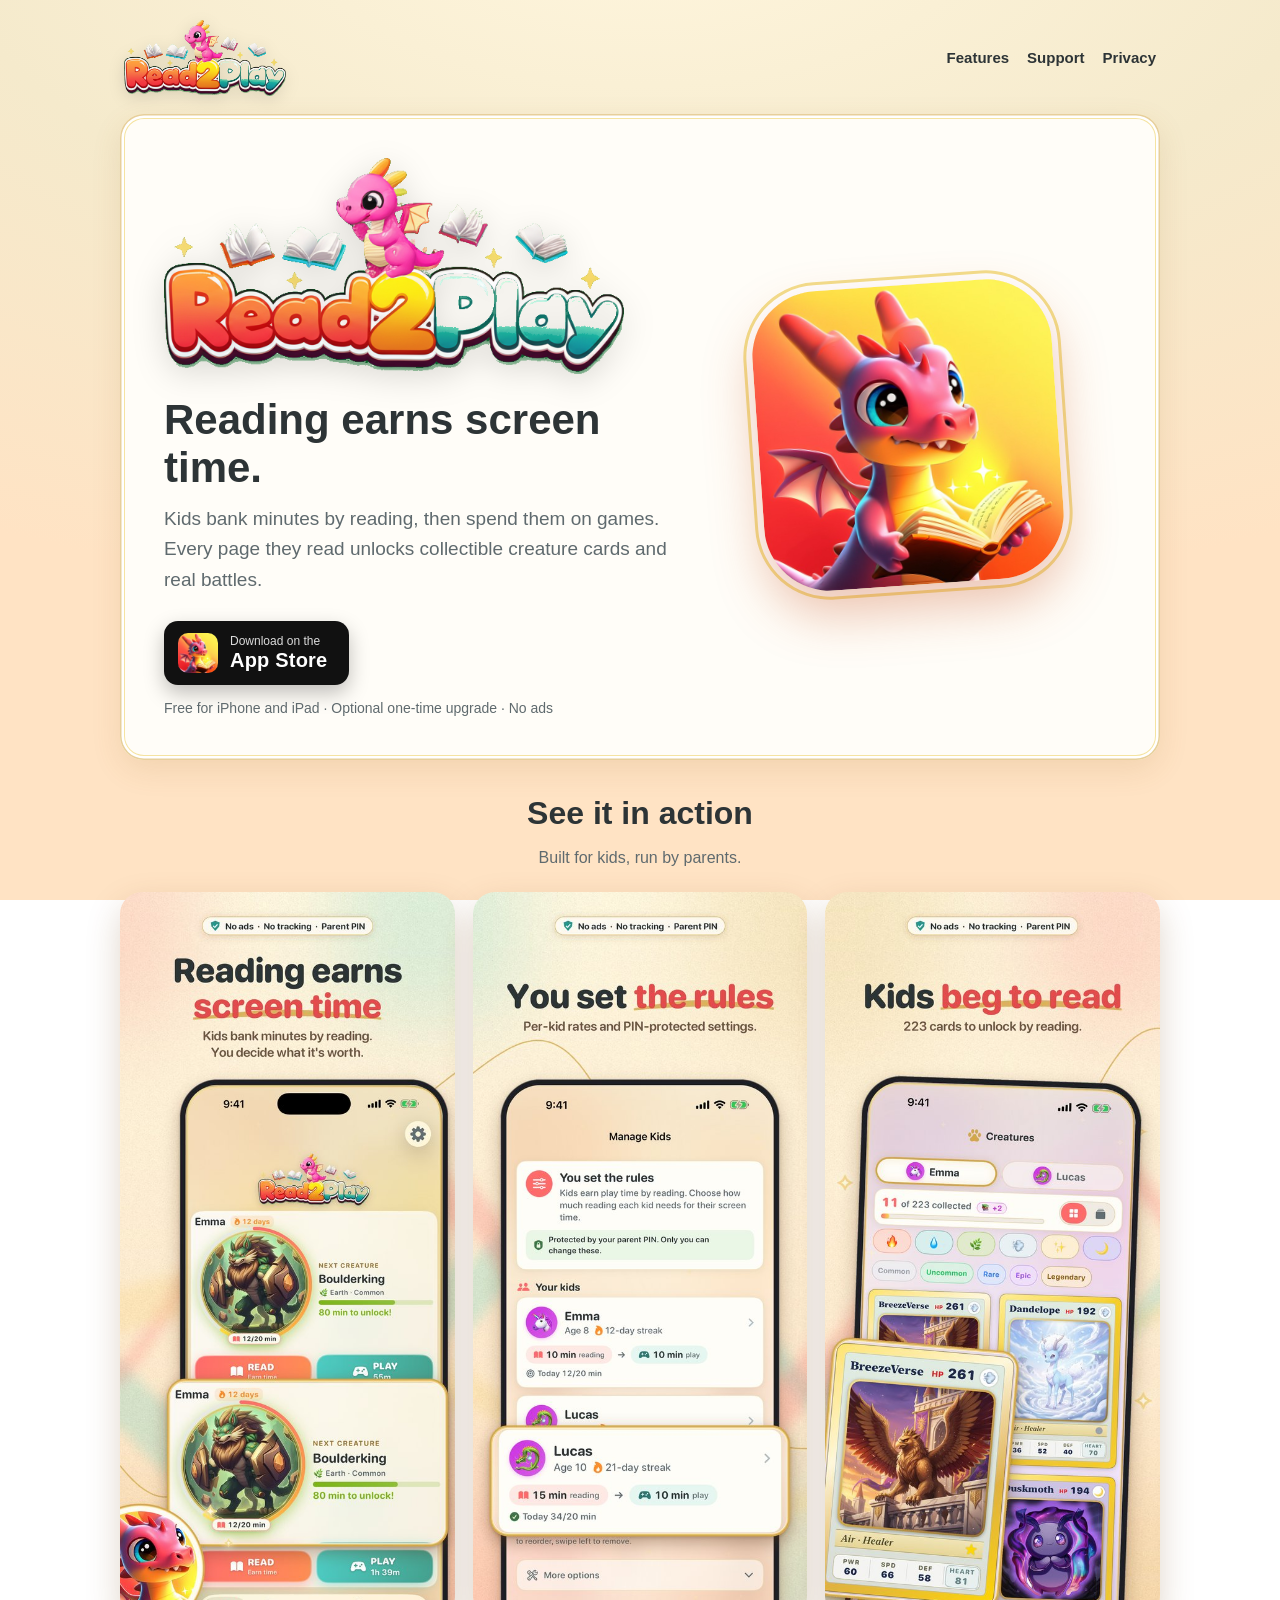
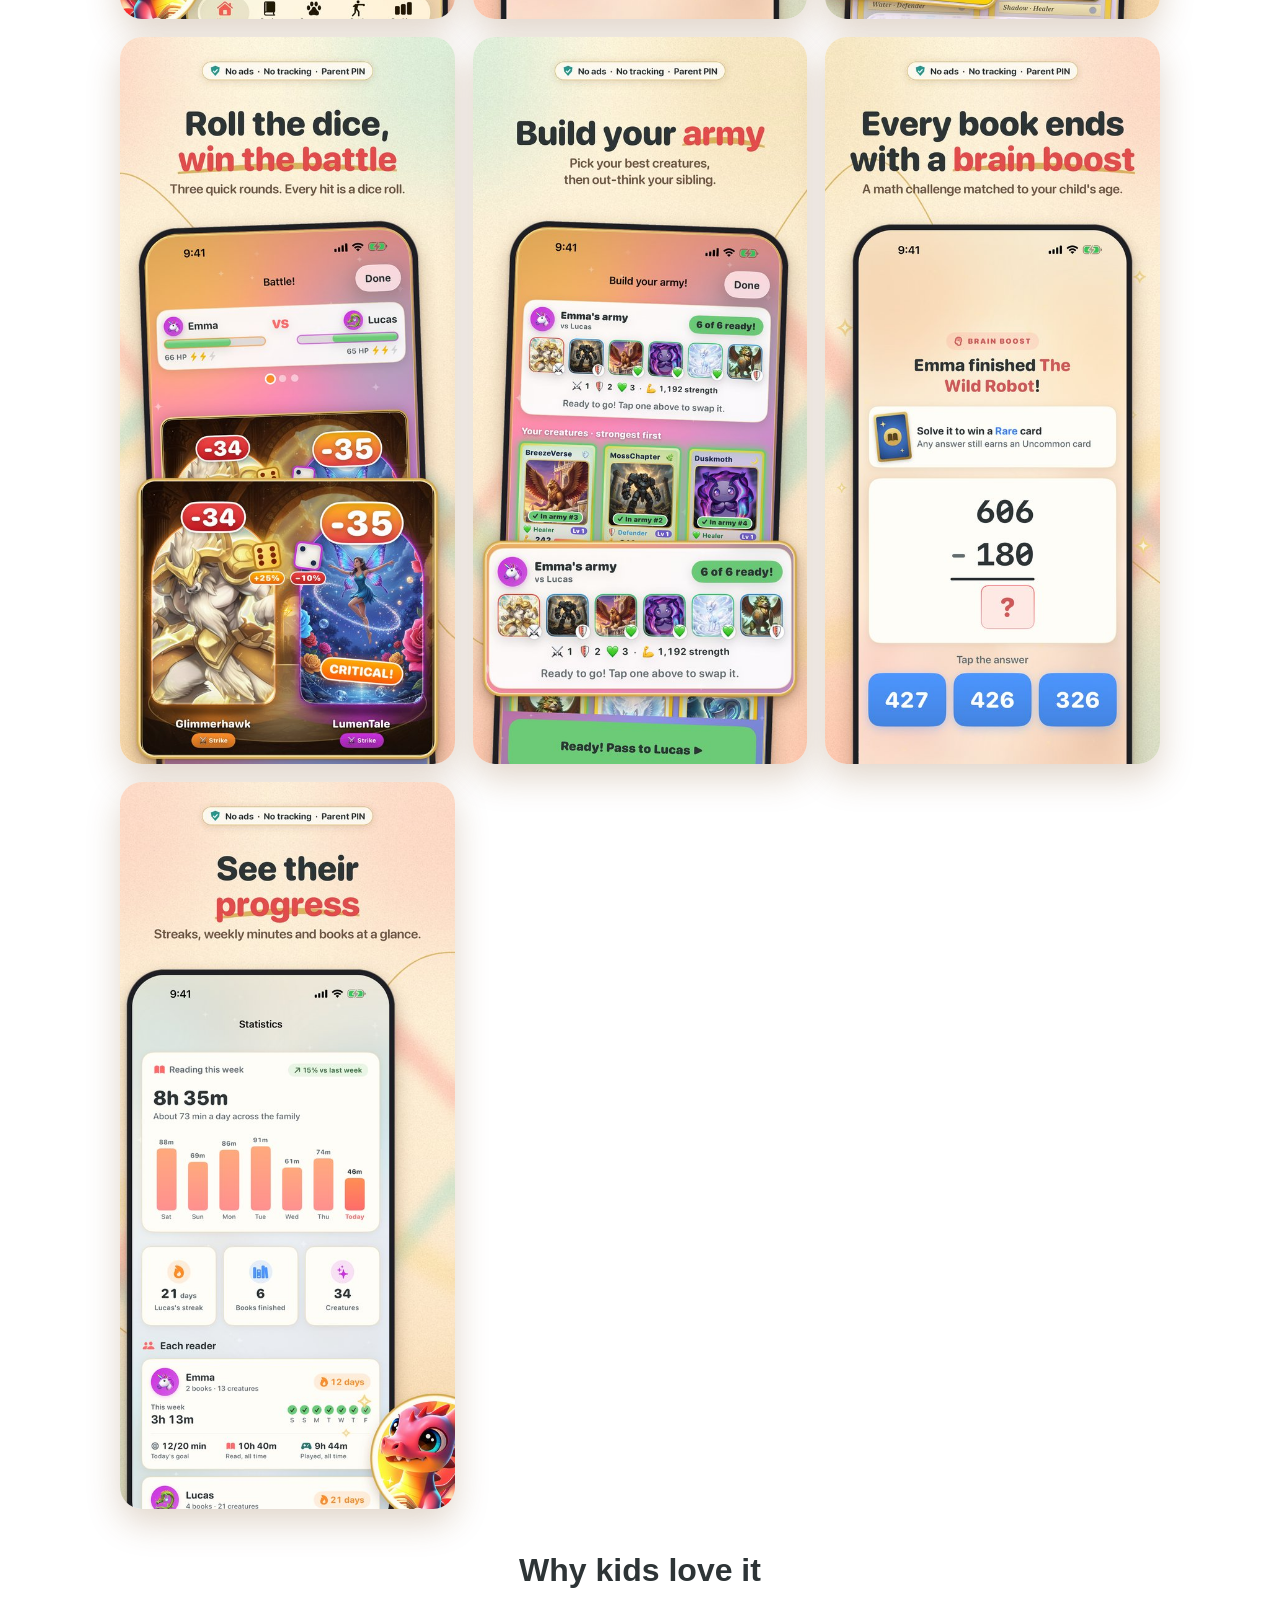
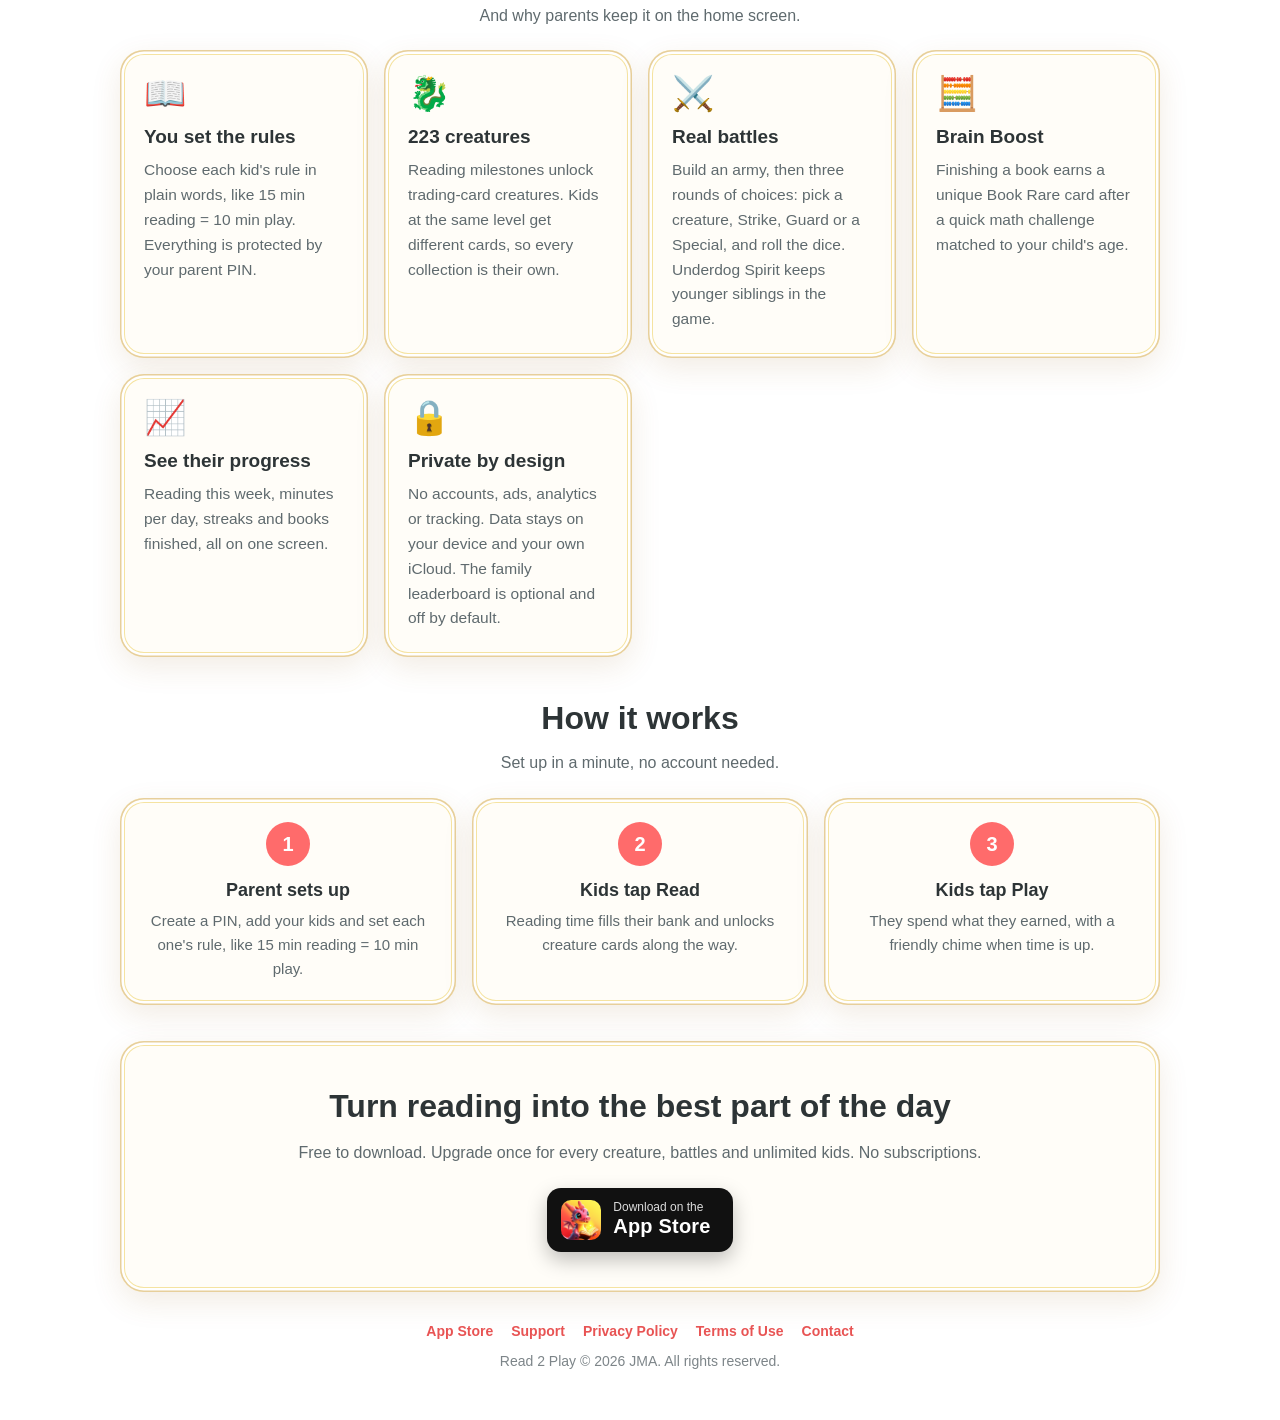
<file: index.html>
<!DOCTYPE html>
<html lang="en">
<head>
    <meta charset="UTF-8">
    <meta name="viewport" content="width=device-width, initial-scale=1.0">
    <title>Read 2 Play | Reading earns screen time</title>
    <meta name="description" content="Kids earn screen time by reading, collect 223 creature cards and play real turn-based battles. No ads, no tracking, parent-controlled.">
    <link rel="icon" type="image/png" href="favicon.png">
    <link rel="apple-touch-icon" href="apple-touch-icon.png">
    <meta name="apple-itunes-app" content="app-id=6759507366">
    <meta property="og:title" content="Read 2 Play | Reading earns screen time">
    <meta property="og:description" content="Kids bank reading time to earn screen time, collect 223 creature cards and battle. Private and parent-controlled.">
    <meta property="og:image" content="https://sourcefrenchy.github.io/read2play-site/icon-600.jpg">
    <link rel="stylesheet" href="style.css">
</head>
<body>
    <header class="topbar">
        <a class="brand" href="index.html"><img src="logo.png" alt="Read 2 Play"></a>
        <nav>
            <a href="#features">Features</a>
            <a href="support.html">Support</a>
            <a href="privacy.html">Privacy</a>
        </nav>
    </header>

    <main class="wrap">
        <section class="hero panel">
            <div>
                <img class="logo" src="logo.png" alt="Read 2 Play">
                <h1>Reading earns screen time.</h1>
                <p class="lead">Kids bank minutes by reading, then spend them on games. Every page they read unlocks collectible creature cards and real battles.</p>
                <a class="store-btn" href="https://apps.apple.com/app/id6759507366">
                    <img src="apple-touch-icon.png" alt="">
                    <span><small>Download on the</small><strong>App Store</strong></span>
                </a>
                <p class="fine">Free for iPhone and iPad · Optional one-time upgrade · No ads</p>
            </div>
            <div class="mascot"><img src="icon-600.jpg" alt="Read 2 Play dragon mascot"></div>
        </section>

        <h2 class="section-title">See it in action</h2>
        <p class="section-sub">Built for kids, run by parents.</p>
        <div class="shots">
            <img src="shots/01_home.jpg" alt="Home screen: each kid's next creature with Read and Play buttons" loading="lazy">
            <img src="shots/02_parent.jpg" alt="Manage Kids: each kid's reading to play rule, protected by the parent PIN" loading="lazy">
            <img src="shots/03_creatures.jpg" alt="A collection of creature trading cards" loading="lazy">
            <img src="shots/04_battle.jpg" alt="A creature battle: both fighters roll a die, a 6 is a critical hit" loading="lazy">
            <img src="shots/05_army.jpg" alt="Build your army: pick the creatures for a battle" loading="lazy">
            <img src="shots/05_book.jpg" alt="Brain Boost math challenge after finishing a book" loading="lazy">
            <img src="shots/06_stats.jpg" alt="Weekly reading progress with minutes per day" loading="lazy">
        </div>

        <h2 class="section-title" id="features">Why kids love it</h2>
        <p class="section-sub">And why parents keep it on the home screen.</p>
        <div class="grid">
            <div class="card panel"><div class="ico">📖</div><h3>You set the rules</h3><p>Choose each kid's rule in plain words, like 15 min reading = 10 min play. Everything is protected by your parent PIN.</p></div>
            <div class="card panel"><div class="ico">🐉</div><h3>223 creatures</h3><p>Reading milestones unlock trading-card creatures. Kids at the same level get different cards, so every collection is their own.</p></div>
            <div class="card panel"><div class="ico">⚔️</div><h3>Real battles</h3><p>Build an army, then three rounds of choices: pick a creature, Strike, Guard or a Special, and roll the dice. Underdog Spirit keeps younger siblings in the game.</p></div>
            <div class="card panel"><div class="ico">🧮</div><h3>Brain Boost</h3><p>Finishing a book earns a unique Book Rare card after a quick math challenge matched to your child's age.</p></div>
            <div class="card panel"><div class="ico">📈</div><h3>See their progress</h3><p>Reading this week, minutes per day, streaks and books finished, all on one screen.</p></div>
            <div class="card panel"><div class="ico">🔒</div><h3>Private by design</h3><p>No accounts, ads, analytics or tracking. Data stays on your device and your own iCloud. The family leaderboard is optional and off by default.</p></div>
        </div>

        <h2 class="section-title">How it works</h2>
        <p class="section-sub">Set up in a minute, no account needed.</p>
        <div class="steps">
            <div class="step panel"><b>1</b><h3>Parent sets up</h3><p>Create a PIN, add your kids and set each one's rule, like 15 min reading = 10 min play.</p></div>
            <div class="step panel"><b>2</b><h3>Kids tap Read</h3><p>Reading time fills their bank and unlocks creature cards along the way.</p></div>
            <div class="step panel"><b>3</b><h3>Kids tap Play</h3><p>They spend what they earned, with a friendly chime when time is up.</p></div>
        </div>

        <section class="final panel">
            <h2>Turn reading into the best part of the day</h2>
            <p>Free to download. Upgrade once for every creature, battles and unlimited kids. No subscriptions.</p>
            <a class="store-btn" href="https://apps.apple.com/app/id6759507366">
                <img src="apple-touch-icon.png" alt="">
                <span><small>Download on the</small><strong>App Store</strong></span>
            </a>
        </section>

        <footer>
            <nav>
                <a href="https://apps.apple.com/app/id6759507366">App Store</a>
                <a href="support.html">Support</a>
                <a href="privacy.html">Privacy Policy</a>
                <a href="terms.html">Terms of Use</a>
                <a href="mailto:support@jma.zone">Contact</a>
            </nav>
            Read 2 Play &copy; 2026 JMA. All rights reserved.
        </footer>
    </main>
</body>
</html>
</file>
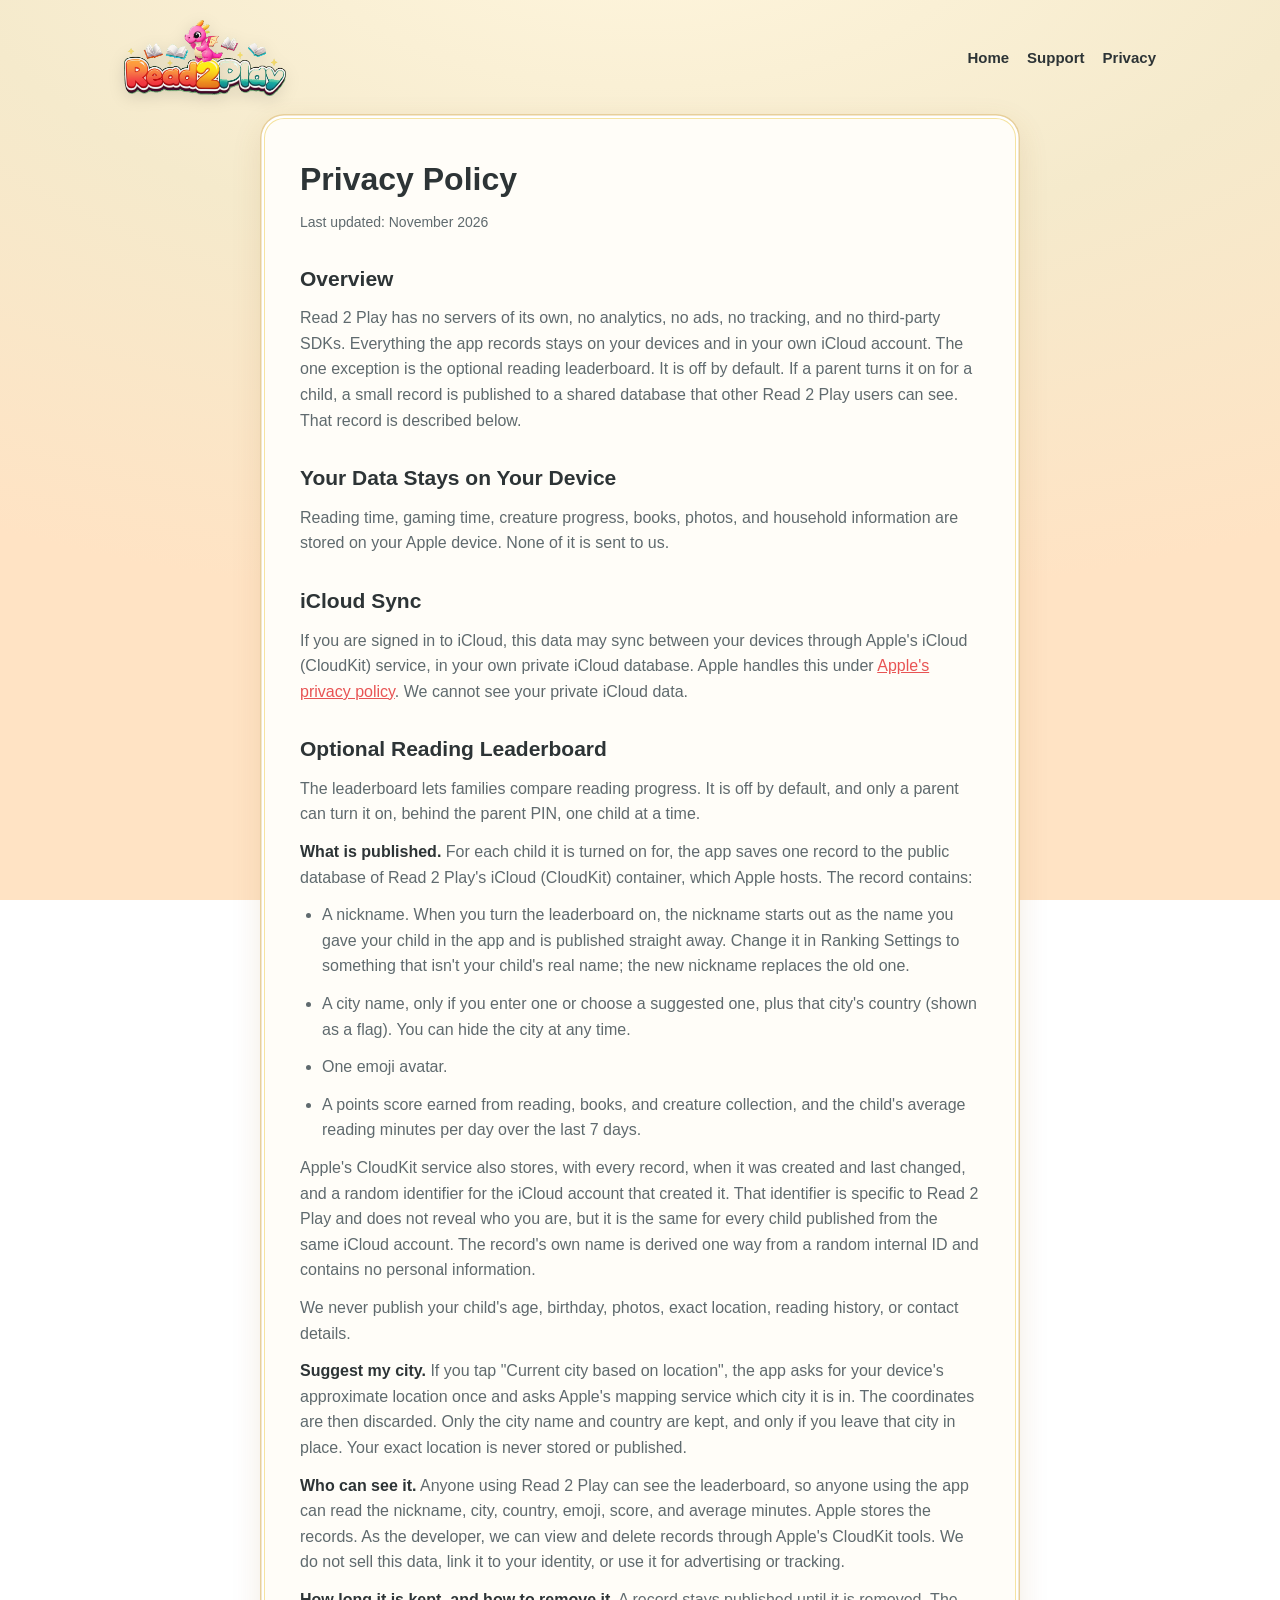
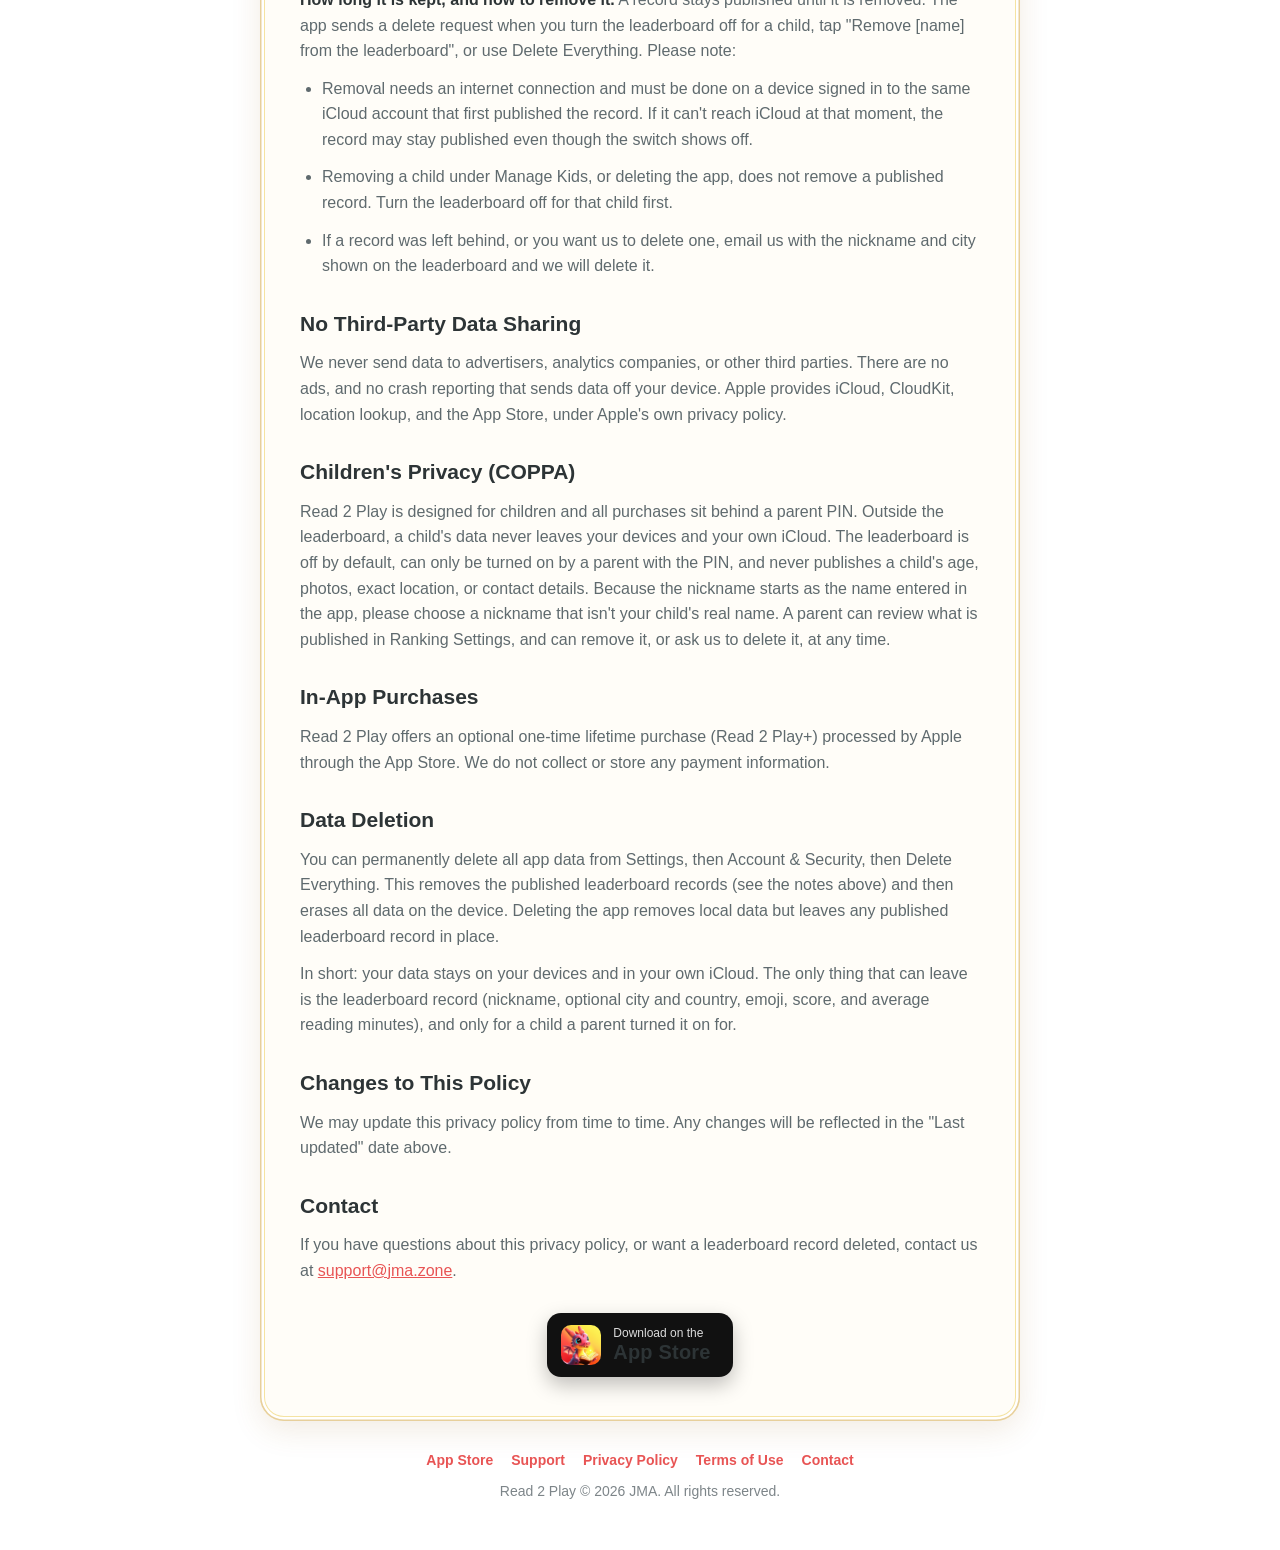
<file: privacy.html>
<!DOCTYPE html>
<html lang="en">
<head>
    <meta charset="UTF-8">
    <meta name="viewport" content="width=device-width, initial-scale=1.0">
    <title>Privacy Policy | Read 2 Play</title>
    <meta name="description" content="Read 2 Play privacy policy: no accounts, ads or tracking; an optional, parent-controlled reading leaderboard.">
    <link rel="icon" type="image/png" href="favicon.png">
    <link rel="apple-touch-icon" href="apple-touch-icon.png">
    <meta name="apple-itunes-app" content="app-id=6759507366">
    <link rel="stylesheet" href="style.css">
</head>
<body>
    <header class="topbar">
        <a class="brand" href="index.html"><img src="logo.png" alt="Read 2 Play"></a>
        <nav>
            <a href="index.html">Home</a>
            <a href="support.html">Support</a>
            <a href="privacy.html">Privacy</a>
        </nav>
    </header>
    <main class="narrow">
        <article class="doc panel">
            <h1>Privacy Policy</h1>
            <p class="updated">Last updated: November 2026</p>

            <h2>Overview</h2>
            <p>Read 2 Play has no servers of its own, no analytics, no ads, no tracking, and no third-party SDKs. Everything the app records stays on your devices and in your own iCloud account. The one exception is the optional reading leaderboard. It is off by default. If a parent turns it on for a child, a small record is published to a shared database that other Read 2 Play users can see. That record is described below.</p>

            <h2>Your Data Stays on Your Device</h2>
            <p>Reading time, gaming time, creature progress, books, photos, and household information are stored on your Apple device. None of it is sent to us.</p>

            <h2>iCloud Sync</h2>
            <p>If you are signed in to iCloud, this data may sync between your devices through Apple's iCloud (CloudKit) service, in your own private iCloud database. Apple handles this under <a href="https://www.apple.com/legal/privacy/">Apple's privacy policy</a>. We cannot see your private iCloud data.</p>

            <h2>Optional Reading Leaderboard</h2>
            <p>The leaderboard lets families compare reading progress. It is off by default, and only a parent can turn it on, behind the parent PIN, one child at a time.</p>

            <p><strong>What is published.</strong> For each child it is turned on for, the app saves one record to the public database of Read 2 Play's iCloud (CloudKit) container, which Apple hosts. The record contains:</p>
            <ul>
                <li>A nickname. When you turn the leaderboard on, the nickname starts out as the name you gave your child in the app and is published straight away. Change it in Ranking Settings to something that isn't your child's real name; the new nickname replaces the old one.</li>
                <li>A city name, only if you enter one or choose a suggested one, plus that city's country (shown as a flag). You can hide the city at any time.</li>
                <li>One emoji avatar.</li>
                <li>A points score earned from reading, books, and creature collection, and the child's average reading minutes per day over the last 7 days.</li>
            </ul>
            <p>Apple's CloudKit service also stores, with every record, when it was created and last changed, and a random identifier for the iCloud account that created it. That identifier is specific to Read 2 Play and does not reveal who you are, but it is the same for every child published from the same iCloud account. The record's own name is derived one way from a random internal ID and contains no personal information.</p>
            <p>We never publish your child's age, birthday, photos, exact location, reading history, or contact details.</p>

            <p><strong>Suggest my city.</strong> If you tap "Current city based on location", the app asks for your device's approximate location once and asks Apple's mapping service which city it is in. The coordinates are then discarded. Only the city name and country are kept, and only if you leave that city in place. Your exact location is never stored or published.</p>

            <p><strong>Who can see it.</strong> Anyone using Read 2 Play can see the leaderboard, so anyone using the app can read the nickname, city, country, emoji, score, and average minutes. Apple stores the records. As the developer, we can view and delete records through Apple's CloudKit tools. We do not sell this data, link it to your identity, or use it for advertising or tracking.</p>

            <p><strong>How long it is kept, and how to remove it.</strong> A record stays published until it is removed. The app sends a delete request when you turn the leaderboard off for a child, tap "Remove [name] from the leaderboard", or use Delete Everything. Please note:</p>
            <ul>
                <li>Removal needs an internet connection and must be done on a device signed in to the same iCloud account that first published the record. If it can't reach iCloud at that moment, the record may stay published even though the switch shows off.</li>
                <li>Removing a child under Manage Kids, or deleting the app, does not remove a published record. Turn the leaderboard off for that child first.</li>
                <li>If a record was left behind, or you want us to delete one, email us with the nickname and city shown on the leaderboard and we will delete it.</li>
            </ul>

            <h2>No Third-Party Data Sharing</h2>
            <p>We never send data to advertisers, analytics companies, or other third parties. There are no ads, and no crash reporting that sends data off your device. Apple provides iCloud, CloudKit, location lookup, and the App Store, under Apple's own privacy policy.</p>

            <h2>Children's Privacy (COPPA)</h2>
            <p>Read 2 Play is designed for children and all purchases sit behind a parent PIN. Outside the leaderboard, a child's data never leaves your devices and your own iCloud. The leaderboard is off by default, can only be turned on by a parent with the PIN, and never publishes a child's age, photos, exact location, or contact details. Because the nickname starts as the name entered in the app, please choose a nickname that isn't your child's real name. A parent can review what is published in Ranking Settings, and can remove it, or ask us to delete it, at any time.</p>

            <h2>In-App Purchases</h2>
            <p>Read 2 Play offers an optional one-time lifetime purchase (Read 2 Play+) processed by Apple through the App Store. We do not collect or store any payment information.</p>

            <h2>Data Deletion</h2>
            <p>You can permanently delete all app data from Settings, then Account &amp; Security, then Delete Everything. This removes the published leaderboard records (see the notes above) and then erases all data on the device. Deleting the app removes local data but leaves any published leaderboard record in place.</p>

            <div class="highlight">
                <p>In short: your data stays on your devices and in your own iCloud. The only thing that can leave is the leaderboard record (nickname, optional city and country, emoji, score, and average reading minutes), and only for a child a parent turned it on for.</p>
            </div>

            <h2>Changes to This Policy</h2>
            <p>We may update this privacy policy from time to time. Any changes will be reflected in the "Last updated" date above.</p>

            <h2>Contact</h2>
            <p>If you have questions about this privacy policy, or want a leaderboard record deleted, contact us at <a href="mailto:support@jma.zone">support@jma.zone</a>.</p>
            <div class="cta-box">
                <a class="store-btn" href="https://apps.apple.com/app/id6759507366">
                    <img src="apple-touch-icon.png" alt="">
                    <span><small>Download on the</small><strong>App Store</strong></span>
                </a>
            </div>
        </article>
        <footer>
            <nav>
                <a href="https://apps.apple.com/app/id6759507366">App Store</a>
                <a href="support.html">Support</a>
                <a href="privacy.html">Privacy Policy</a>
                <a href="terms.html">Terms of Use</a>
                <a href="mailto:support@jma.zone">Contact</a>
            </nav>
            Read 2 Play &copy; 2026 JMA. All rights reserved.
        </footer>
    </main>
</body>
</html>
</file>
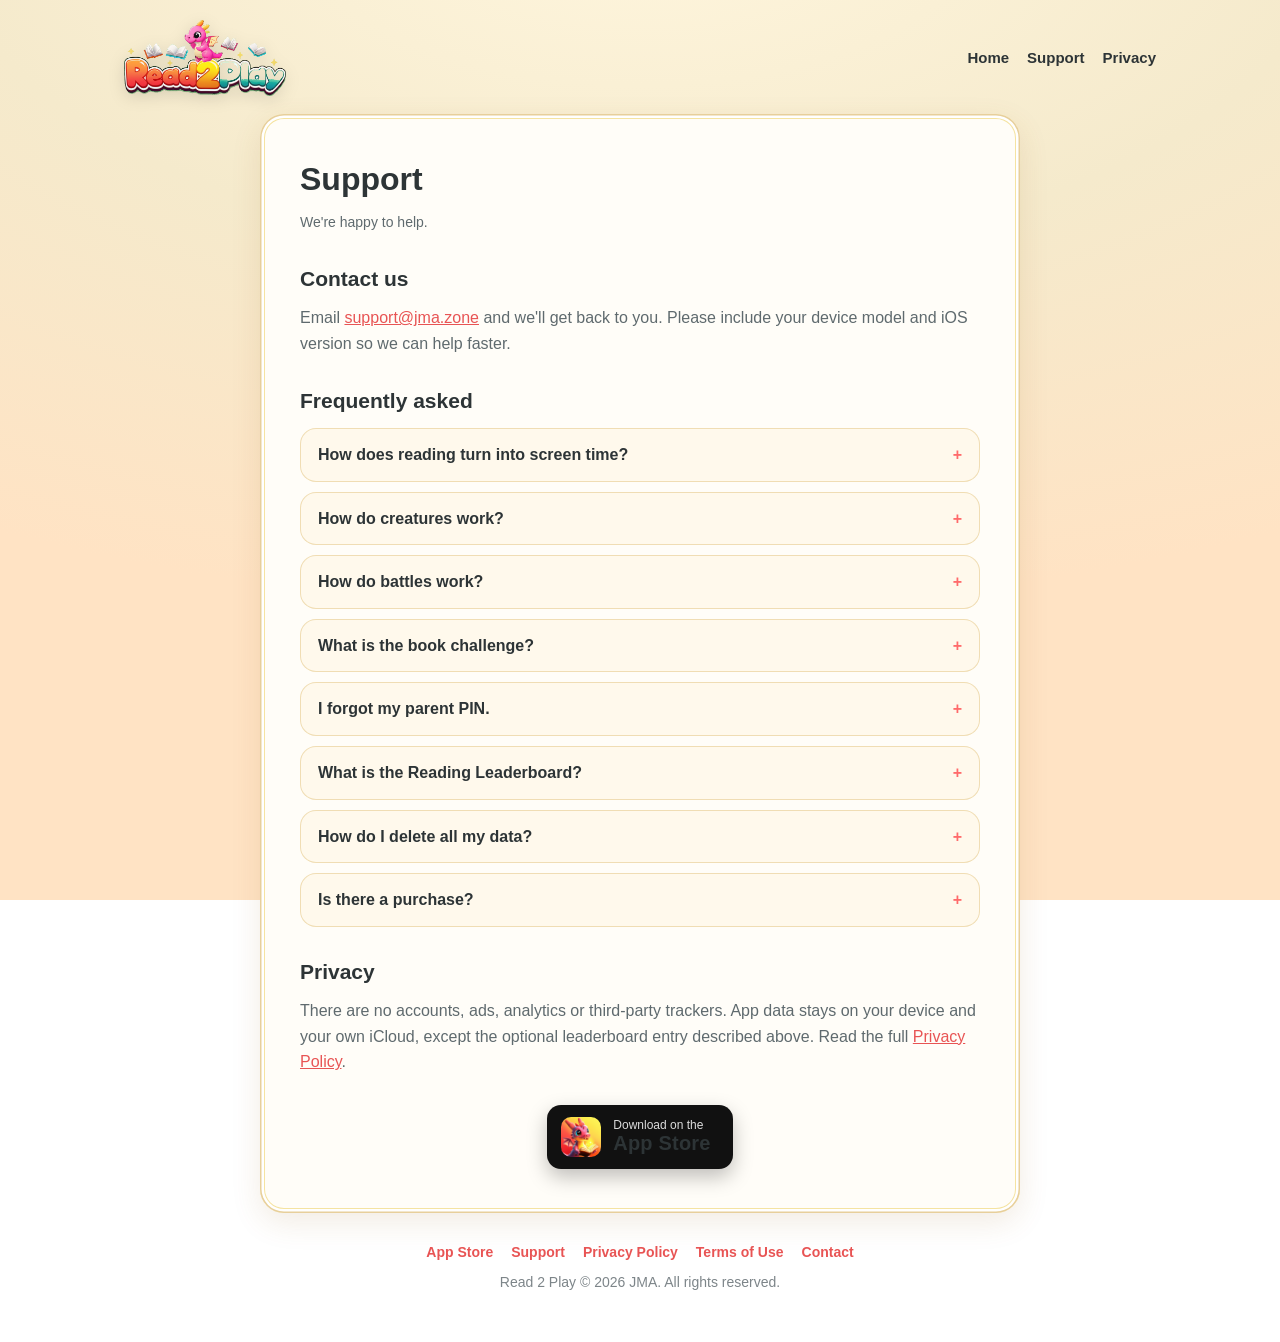
<file: support.html>
<!DOCTYPE html>
<html lang="en">
<head>
    <meta charset="UTF-8">
    <meta name="viewport" content="width=device-width, initial-scale=1.0">
    <title>Support | Read 2 Play</title>
    <meta name="description" content="Help and answers for Read 2 Play: reading time, creatures, battles, the leaderboard and purchases.">
    <link rel="icon" type="image/png" href="favicon.png">
    <link rel="apple-touch-icon" href="apple-touch-icon.png">
    <meta name="apple-itunes-app" content="app-id=6759507366">
    <link rel="stylesheet" href="style.css">
</head>
<body>
    <header class="topbar">
        <a class="brand" href="index.html"><img src="logo.png" alt="Read 2 Play"></a>
        <nav>
            <a href="index.html">Home</a>
            <a href="support.html">Support</a>
            <a href="privacy.html">Privacy</a>
        </nav>
    </header>
    <main class="narrow">
        <article class="doc panel">
            <h1>Support</h1>
            <p class="updated">We're happy to help.</p>

            <h2>Contact us</h2>
            <p>Email <a href="mailto:support@jma.zone">support@jma.zone</a> and we'll get back to you. Please include your device model and iOS version so we can help faster.</p>

            <h2>Frequently asked</h2>
            <details><summary>How does reading turn into screen time?</summary><div><p>Kids tap <strong>Read</strong> to bank time. Parents set a rule per child in Parent Settings, then Manage Kids (for example, 15 min reading = 10 min play, or equal time). Kids then tap <strong>Play</strong> to spend it, and a friendly chime sounds when time is up.</p></div></details>
            <details><summary>How do creatures work?</summary><div><p>Reading milestones and reading streaks unlock collectible creature cards, 223 in all across 6 elements and 3 battle roles. Kids who reach the same level get different creatures with the same power, so every collection is unique. Finishing a book earns a special Book Rare card.</p></div></details>
            <details><summary>How do battles work?</summary><div><p>Once a day, two kids can battle each other, or one kid can battle the Wild Ones. Each kid first builds an army from their collection. Then, in each of three rounds, every kid secretly picks a creature and a move: Strike, Guard or a Special, and both roll a die that makes the move weaker or stronger (a 6 is a critical hit). Younger kids get Underdog Spirit when they fall behind, so battles stay close. The winner earns a Win Token.</p></div></details>
            <details><summary>What is the book challenge?</summary><div><p>In the Books tab, tap Complete a Book, pick the reader and optionally add the title and a cover photo. Then comes the Brain Boost: a quick math question matched to the child's age (from two-digit sums at 5 to times tables at 8 and beyond). A correct answer earns a Rare card, and any answer still earns a card. Each child gets their own unique Book Rare.</p></div></details>
            <details><summary>I forgot my parent PIN.</summary><div><p>For safety the PIN is stored only on your device and we can't recover it. You can reset it by deleting and reinstalling the app, which also clears the app's data on that device.</p></div></details>
            <details><summary>What is the Reading Leaderboard?</summary><div><p>An optional feature that's off by default and turned on by a parent with the PIN. It publishes a nickname, an optional city and its country, an emoji, a reading score and average daily reading minutes, which other app users can see. The nickname starts as the name you gave your child in the app and is published straight away, so change it in Ranking Settings to one that isn't their real name. It never publishes age, birthday, exact location or photos. Turning it off removes the entry when the device is online and signed in to the same iCloud account that published it; otherwise email support@jma.zone with the nickname and city and we'll delete it.</p></div></details>
            <details><summary>How do I delete all my data?</summary><div><p>Parent Settings (gear icon on Home, then your PIN), then Account &amp; Security, then Delete Everything. This removes any published leaderboard entries (it needs an internet connection) and then permanently erases all app data from your device. Removing a child or deleting the app does not remove a leaderboard entry, so turn the leaderboard off first.</p></div></details>
            <details><summary>Is there a purchase?</summary><div><p>The app is free. An optional one-time <strong>Read 2 Play+</strong> upgrade unlocks unlimited kids, every creature, battles and more. It's bought through the App Store behind the parent PIN, with no subscription. Use Restore Purchases in the upgrade screen on a new device.</p></div></details>

            <h2>Privacy</h2>
            <p>There are no accounts, ads, analytics or third-party trackers. App data stays on your device and your own iCloud, except the optional leaderboard entry described above. Read the full <a href="privacy.html">Privacy Policy</a>.</p>
            <div class="cta-box">
                <a class="store-btn" href="https://apps.apple.com/app/id6759507366">
                    <img src="apple-touch-icon.png" alt="">
                    <span><small>Download on the</small><strong>App Store</strong></span>
                </a>
            </div>
        </article>
        <footer>
            <nav>
                <a href="https://apps.apple.com/app/id6759507366">App Store</a>
                <a href="support.html">Support</a>
                <a href="privacy.html">Privacy Policy</a>
                <a href="terms.html">Terms of Use</a>
                <a href="mailto:support@jma.zone">Contact</a>
            </nav>
            Read 2 Play &copy; 2026 JMA. All rights reserved.
        </footer>
    </main>
</body>
</html>
</file>
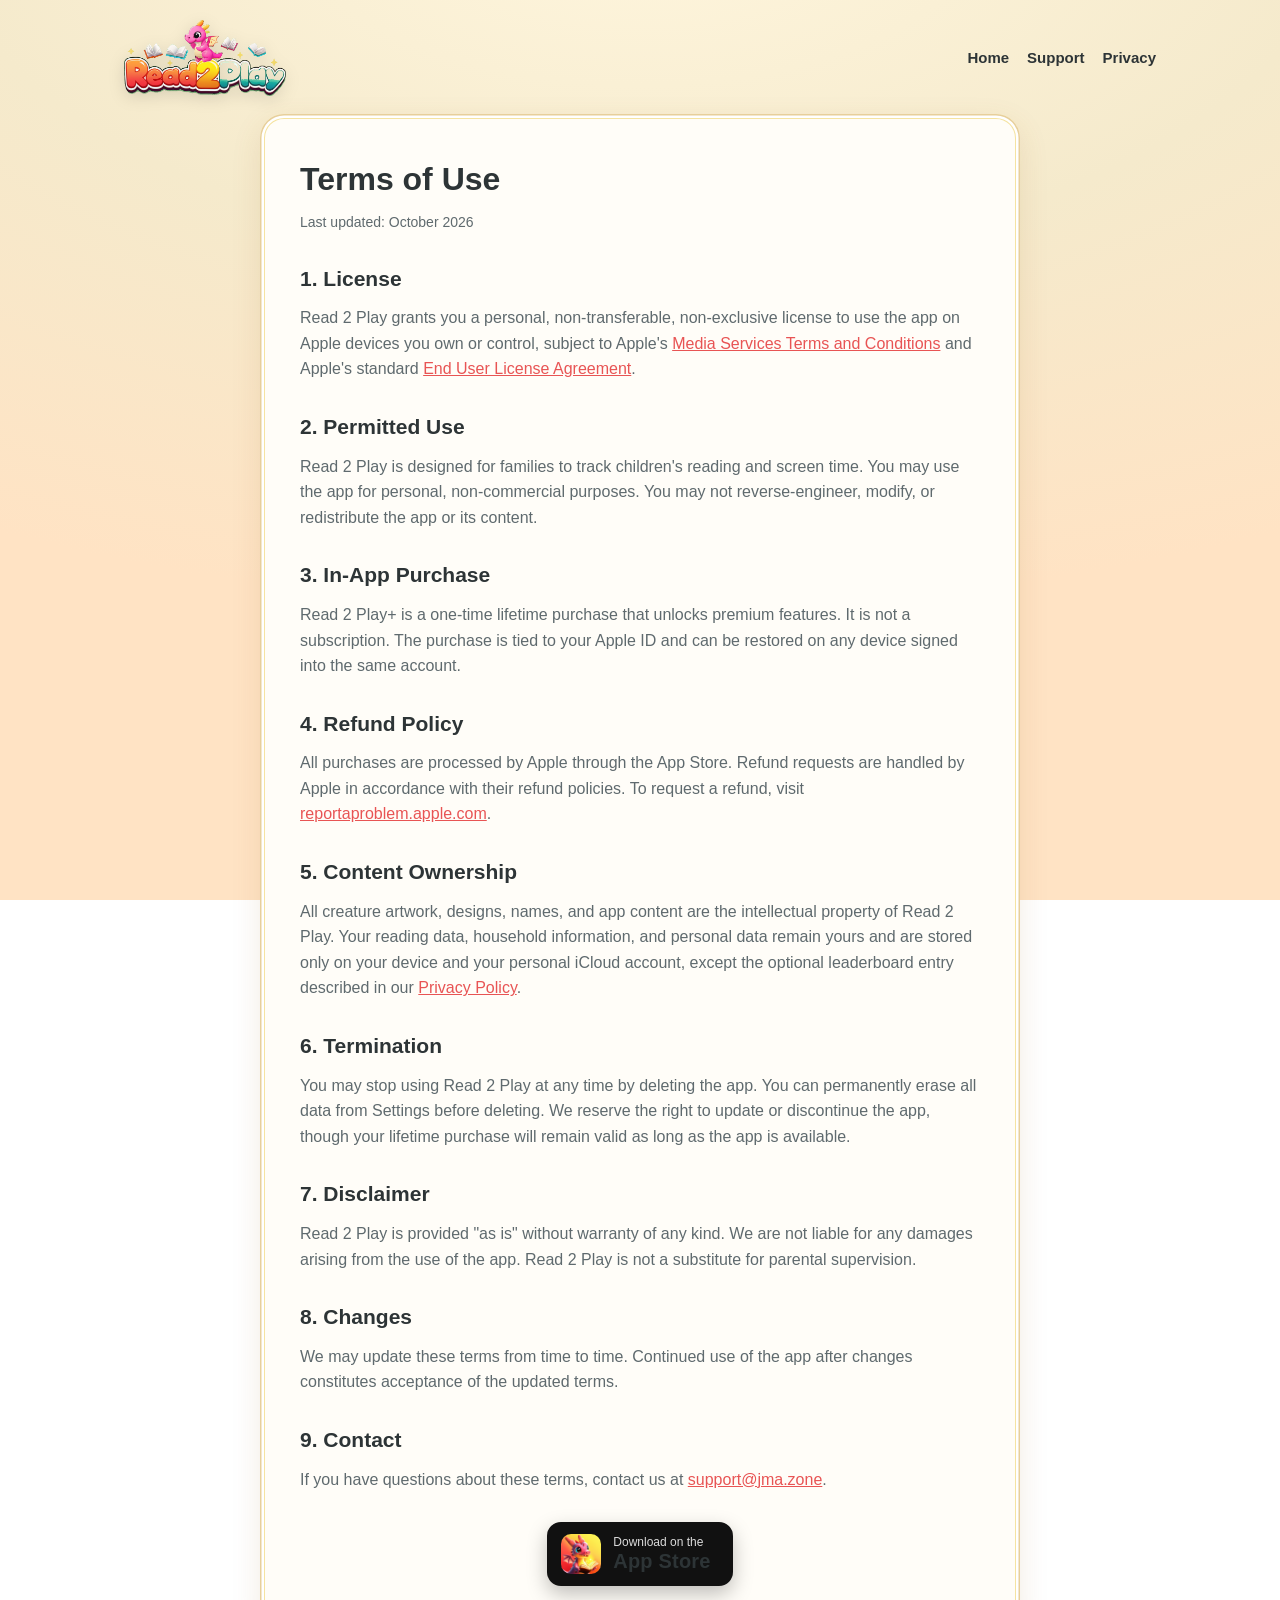
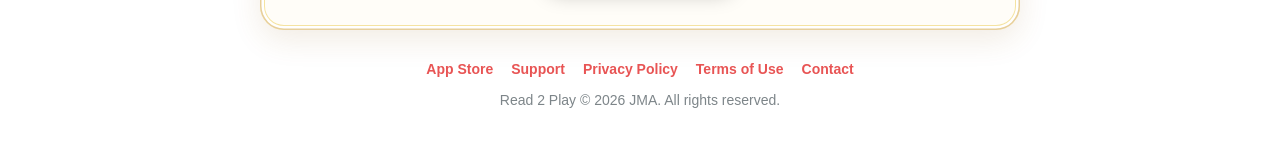
<file: terms.html>
<!DOCTYPE html>
<html lang="en">
<head>
    <meta charset="UTF-8">
    <meta name="viewport" content="width=device-width, initial-scale=1.0">
    <title>Terms of Use | Read 2 Play</title>
    <meta name="description" content="Read 2 Play terms of use.">
    <link rel="icon" type="image/png" href="favicon.png">
    <link rel="apple-touch-icon" href="apple-touch-icon.png">
    <meta name="apple-itunes-app" content="app-id=6759507366">
    <link rel="stylesheet" href="style.css">
</head>
<body>
    <header class="topbar">
        <a class="brand" href="index.html"><img src="logo.png" alt="Read 2 Play"></a>
        <nav>
            <a href="index.html">Home</a>
            <a href="support.html">Support</a>
            <a href="privacy.html">Privacy</a>
        </nav>
    </header>
    <main class="narrow">
        <article class="doc panel">
            <h1>Terms of Use</h1>
            <p class="updated">Last updated: October 2026</p>

            <h2>1. License</h2>
            <p>Read 2 Play grants you a personal, non-transferable, non-exclusive license to use the app on Apple devices you own or control, subject to Apple's <a href="https://www.apple.com/legal/internet-services/itunes/">Media Services Terms and Conditions</a> and Apple's standard <a href="https://www.apple.com/legal/internet-services/itunes/dev/stdeula/">End User License Agreement</a>.</p>

            <h2>2. Permitted Use</h2>
            <p>Read 2 Play is designed for families to track children's reading and screen time. You may use the app for personal, non-commercial purposes. You may not reverse-engineer, modify, or redistribute the app or its content.</p>

            <h2>3. In-App Purchase</h2>
            <p>Read 2 Play+ is a one-time lifetime purchase that unlocks premium features. It is not a subscription. The purchase is tied to your Apple ID and can be restored on any device signed into the same account.</p>

            <h2>4. Refund Policy</h2>
            <p>All purchases are processed by Apple through the App Store. Refund requests are handled by Apple in accordance with their refund policies. To request a refund, visit <a href="https://reportaproblem.apple.com">reportaproblem.apple.com</a>.</p>

            <h2>5. Content Ownership</h2>
            <p>All creature artwork, designs, names, and app content are the intellectual property of Read 2 Play. Your reading data, household information, and personal data remain yours and are stored only on your device and your personal iCloud account, except the optional leaderboard entry described in our <a href="privacy.html">Privacy Policy</a>.</p>

            <h2>6. Termination</h2>
            <p>You may stop using Read 2 Play at any time by deleting the app. You can permanently erase all data from Settings before deleting. We reserve the right to update or discontinue the app, though your lifetime purchase will remain valid as long as the app is available.</p>

            <h2>7. Disclaimer</h2>
            <p>Read 2 Play is provided "as is" without warranty of any kind. We are not liable for any damages arising from the use of the app. Read 2 Play is not a substitute for parental supervision.</p>

            <h2>8. Changes</h2>
            <p>We may update these terms from time to time. Continued use of the app after changes constitutes acceptance of the updated terms.</p>

            <h2>9. Contact</h2>
            <p>If you have questions about these terms, contact us at <a href="mailto:support@jma.zone">support@jma.zone</a>.</p>
            <div class="cta-box">
                <a class="store-btn" href="https://apps.apple.com/app/id6759507366">
                    <img src="apple-touch-icon.png" alt="">
                    <span><small>Download on the</small><strong>App Store</strong></span>
                </a>
            </div>
        </article>
        <footer>
            <nav>
                <a href="https://apps.apple.com/app/id6759507366">App Store</a>
                <a href="support.html">Support</a>
                <a href="privacy.html">Privacy Policy</a>
                <a href="terms.html">Terms of Use</a>
                <a href="mailto:support@jma.zone">Contact</a>
            </nav>
            Read 2 Play &copy; 2026 JMA. All rights reserved.
        </footer>
    </main>
</body>
</html>
</file>
<file: style.css>
/* Read 2 Play site: one stylesheet for every page (landing, support, privacy, terms). */
:root {
    --cream: #FFF6DE;
    --parchment: #F5EACC;
    --peach: #FFE3C4;
    --coral: #FF6B6B;
    --coral-deep: #E85454;
    --teal: #2FB5AA;
    --gold: #D4A84A;
    --gold-light: #F3DE8C;
    --ink: #2D3436;
    --muted: #5F6A6E;
    --card: #FFFDF8;
    --radius: 24px;
    --shadow: 0 10px 30px rgba(150, 100, 30, 0.12);
}

* { margin: 0; padding: 0; box-sizing: border-box; }
html { scroll-behavior: smooth; }

body {
    font-family: ui-rounded, "SF Pro Rounded", -apple-system, BlinkMacSystemFont, "Segoe UI", Roboto, sans-serif;
    line-height: 1.6;
    color: var(--ink);
    background: radial-gradient(1400px 700px at 50% -10%, var(--cream) 0%, var(--parchment) 50%, var(--peach) 100%) fixed;
    min-height: 100vh;
    padding: 20px 16px 48px;
}

a { color: var(--coral-deep); }
img { max-width: 100%; }
.wrap { max-width: 1040px; margin: 0 auto; }
.narrow { max-width: 760px; margin: 0 auto; }

/* Gilded panel: the same double gold rule the app uses for featured frames. */
.panel {
    background: var(--card);
    border-radius: var(--radius);
    box-shadow: var(--shadow), inset 0 0 0 1.5px rgba(212, 168, 74, 0.55), inset 0 0 0 4px #fff, inset 0 0 0 5px rgba(243, 222, 140, 0.8);
}

/* ---------- Top bar ---------- */
.topbar {
    display: flex; align-items: center; justify-content: space-between; gap: 12px;
    max-width: 1040px; margin: 0 auto 18px; padding: 0 4px;
}
.topbar .brand img { height: 76px; display: block; filter: drop-shadow(0 4px 8px rgba(0,0,0,.12)); }
.topbar nav { display: flex; gap: 18px; flex-wrap: wrap; justify-content: flex-end; }
.topbar nav a { color: var(--ink); text-decoration: none; font-weight: 600; font-size: 15px; }
.topbar nav a:hover { color: var(--coral-deep); }

/* ---------- App Store button ---------- */
.store-btn {
    display: inline-flex; align-items: center; gap: 12px;
    background: #111; color: #fff; text-decoration: none;
    padding: 12px 22px 12px 14px; border-radius: 14px;
    box-shadow: 0 8px 20px rgba(0, 0, 0, 0.25);
    transition: transform .15s ease, box-shadow .15s ease;
}
.store-btn:hover { transform: translateY(-2px); box-shadow: 0 12px 26px rgba(0, 0, 0, 0.3); }
.store-btn img { width: 40px; height: 40px; border-radius: 10px; }
.store-btn span { display: flex; flex-direction: column; line-height: 1.15; text-align: left; }
.store-btn small { font-size: 12px; opacity: .85; }
.store-btn strong { font-size: 20px; letter-spacing: .2px; }
.fine { font-size: 14px; color: var(--muted); margin-top: 12px; }

/* ---------- Hero ---------- */
.hero {
    display: grid; grid-template-columns: 1.1fr .9fr; gap: 28px; align-items: center;
    padding: 44px 44px 40px; margin-bottom: 28px;
}
.hero .logo { width: min(460px, 100%); height: auto; display: block; filter: drop-shadow(0 8px 16px rgba(0,0,0,.14)); }
.hero h1 { font-size: clamp(28px, 4vw, 42px); line-height: 1.15; margin: 22px 0 12px; }
.hero p.lead { font-size: 19px; color: var(--muted); margin-bottom: 26px; }
.hero .mascot { justify-self: center; position: relative; }
.hero .mascot img {
    width: min(300px, 70vw); border-radius: 22%;
    box-shadow: 0 24px 50px rgba(200, 90, 40, .35), 0 0 0 6px #fff, 0 0 0 9px var(--gold-light);
    transform: rotate(-4deg);
}

/* ---------- Screenshots ---------- */
.section-title { text-align: center; font-size: clamp(24px, 3vw, 32px); margin: 8px 0 6px; }
.section-sub { text-align: center; color: var(--muted); margin-bottom: 22px; }
.shots {
    display: grid; grid-template-columns: repeat(3, 1fr); gap: 18px; margin-bottom: 36px;
}
.shots img {
    width: 100%; border-radius: 22px; display: block;
    box-shadow: 0 14px 34px rgba(120, 70, 20, .22);
}

/* ---------- Features ---------- */
.grid { display: grid; grid-template-columns: repeat(auto-fit, minmax(240px, 1fr)); gap: 16px; margin-bottom: 36px; }
.card { padding: 26px 24px; transition: transform .15s ease; }
.card:hover { transform: translateY(-3px); }
.card .ico { font-size: 34px; line-height: 1; }
.card h3 { font-size: 19px; margin: 12px 0 6px; }
.card p { color: var(--muted); font-size: 15.5px; }

/* ---------- Steps ---------- */
.steps { display: grid; grid-template-columns: repeat(3, 1fr); gap: 16px; margin-bottom: 36px; }
.step { padding: 24px; text-align: center; }
.step b {
    display: inline-grid; place-items: center; width: 44px; height: 44px; border-radius: 50%;
    background: var(--coral); color: #fff; font-size: 20px; margin-bottom: 10px;
}
.step h3 { font-size: 18px; margin-bottom: 4px; }
.step p { color: var(--muted); font-size: 15px; }

/* ---------- Final call to action ---------- */
.final { text-align: center; padding: 40px 28px; margin-bottom: 28px; }
.final h2 { font-size: clamp(24px, 3vw, 32px); margin-bottom: 8px; }
.final p { color: var(--muted); margin-bottom: 22px; }

/* ---------- Document pages (support, privacy, terms) ---------- */
.doc { padding: 40px; }
.doc h1 { font-size: 32px; margin-bottom: 6px; }
.doc .updated { font-size: 14px; color: var(--muted); margin-bottom: 26px; }
.doc h2 { font-size: 21px; margin: 28px 0 10px; }
.doc p, .doc li { margin-bottom: 12px; color: var(--muted); }
.doc ul { padding-left: 22px; }
.doc strong { color: var(--ink); }
.doc .summary {
    background: #F0FAF3; border-radius: 16px; padding: 18px 20px; margin-top: 28px;
    box-shadow: inset 0 0 0 1.5px rgba(107, 203, 119, .5);
}
.doc .cta-box { text-align: center; margin: 30px 0 4px; }
details { border-radius: 16px; background: #FFF9EC; margin-bottom: 10px; box-shadow: inset 0 0 0 1px rgba(212,168,74,.35); }
details summary { cursor: pointer; padding: 14px 18px; font-weight: 700; color: var(--ink); list-style: none; }
details summary::after { content: "+"; float: right; color: var(--coral); font-weight: 800; }
details[open] summary::after { content: "–"; }
details > div { padding: 0 18px 14px; }
details > div p { margin-bottom: 8px; }

/* ---------- Footer ---------- */
footer { text-align: center; margin-top: 28px; font-size: 14px; color: #7d8589; }
footer nav { margin-bottom: 8px; display: flex; gap: 18px; justify-content: center; flex-wrap: wrap; }
footer nav a { color: var(--coral-deep); text-decoration: none; font-weight: 600; }

/* ---------- Small screens ---------- */
@media (max-width: 820px) {
    .hero { grid-template-columns: 1fr; text-align: center; padding: 32px 22px; }
    .hero .logo { margin: 0 auto; }
    .hero .mascot { order: -1; }
    .hero .mascot img { width: 180px; }
    .shots { grid-template-columns: repeat(6, 70%); overflow-x: auto; scroll-snap-type: x mandatory; padding-bottom: 8px; }
    .shots img { scroll-snap-align: center; }
    .steps { grid-template-columns: 1fr; }
    .doc { padding: 26px 20px; }
    .topbar nav { gap: 12px; }
    .topbar .brand img { height: 58px; }
    .topbar nav a { font-size: 14px; }
}
</file>
